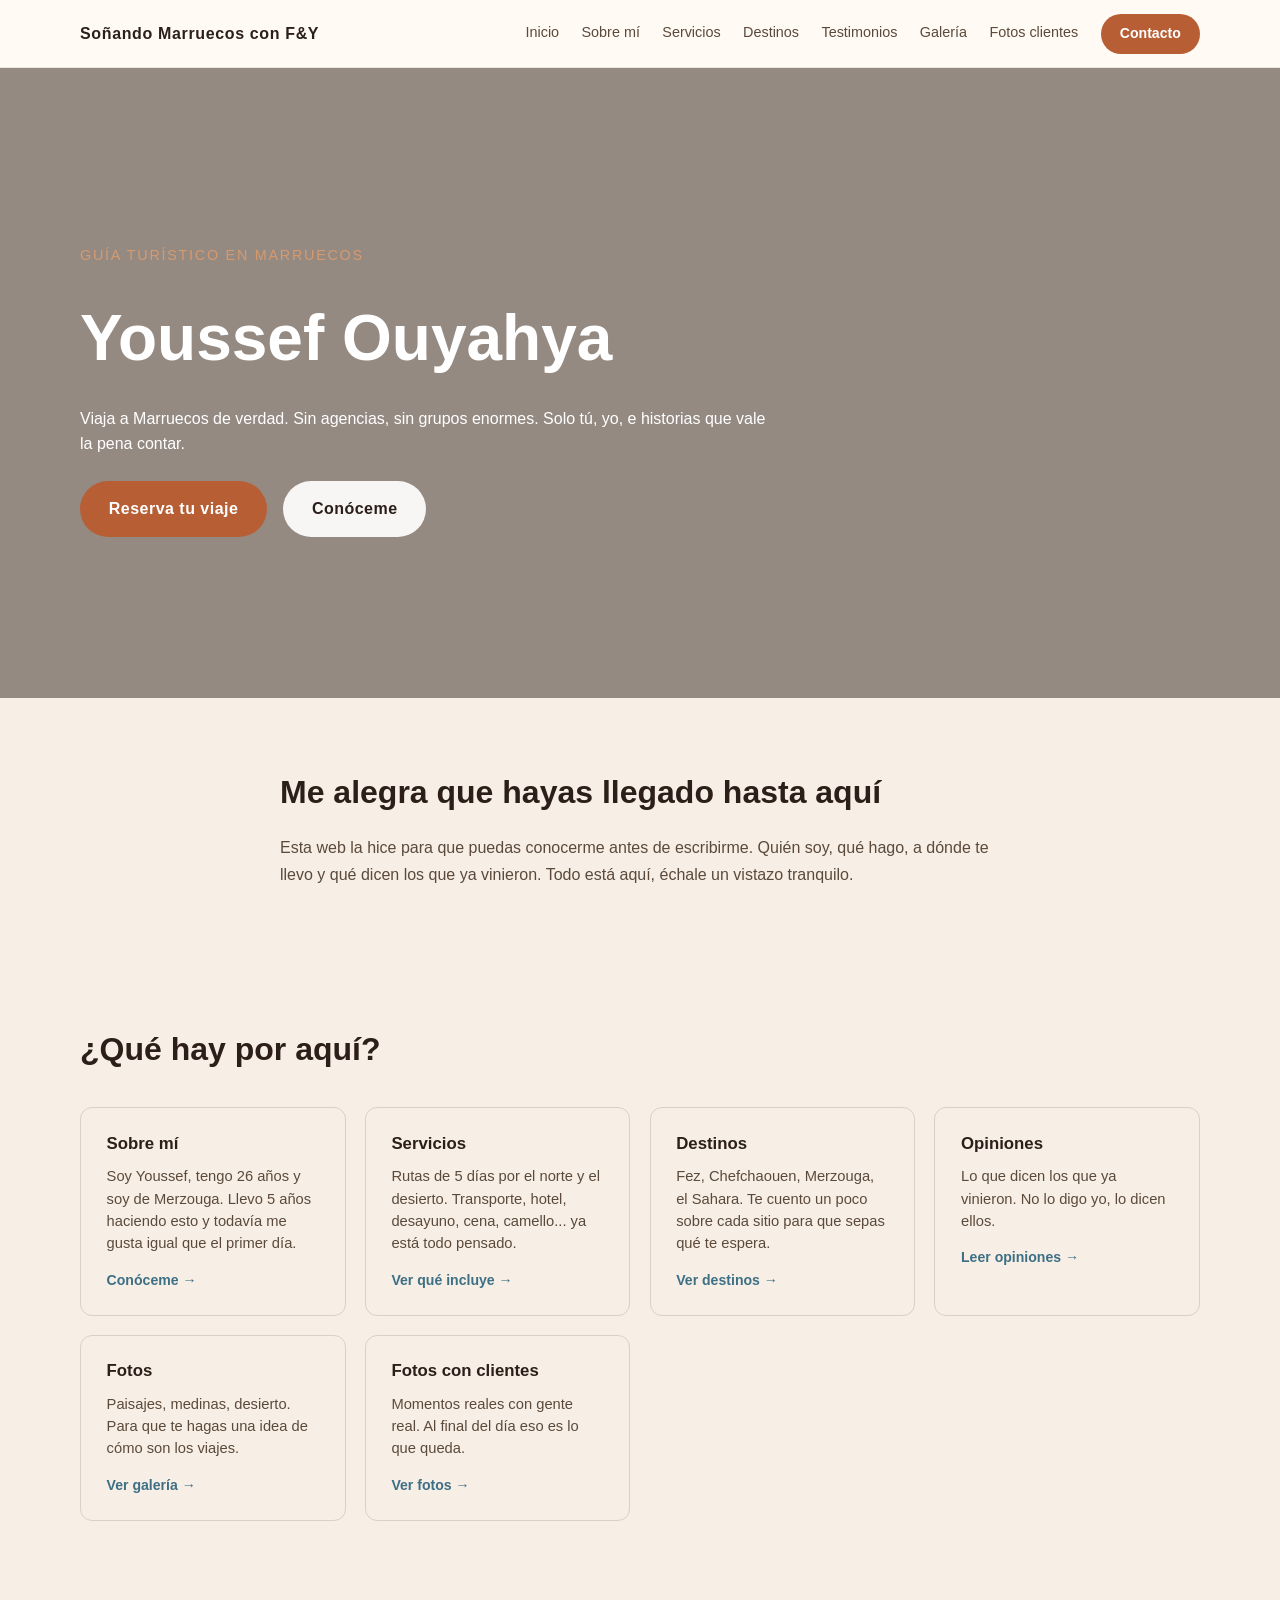
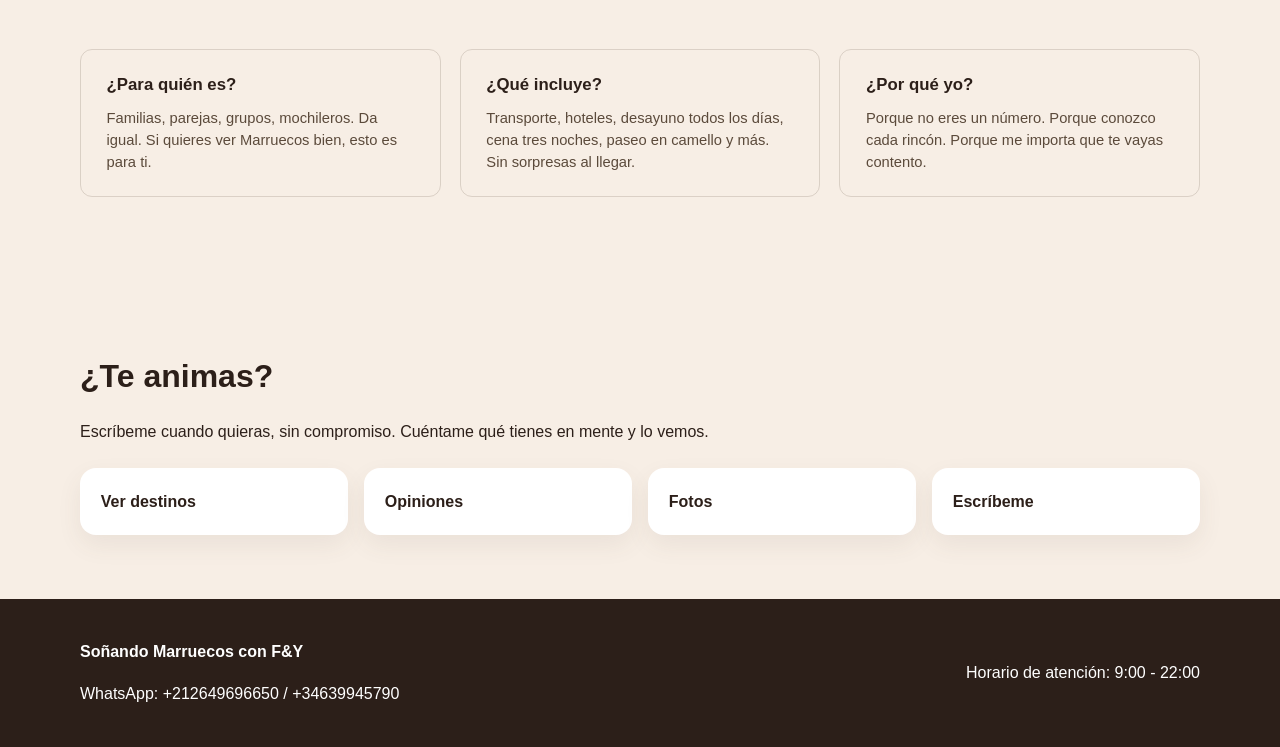
<file: index.html>
<!DOCTYPE html>
<html lang="es">
<head>
  <meta charset="UTF-8">
  <meta name="viewport" content="width=device-width, initial-scale=1.0">
  <title>Soñando Marruecos con F&Y</title>
  <link rel="stylesheet" href="styles.css">
  <script defer src="scripts.js"></script>
</head>
<body>

  <header class="site-header">
    <div class="container header-inner">
      <a href="index.html" class="logo">Soñando Marruecos con F&Y</a>
      <button class="nav-toggle" aria-label="Abrir menú">☰</button>
      <nav class="main-nav">
        <a href="index.html">Inicio</a>
        <a href="page/sobre-mi.html">Sobre mí</a>
        <a href="page/servicios.html">Servicios</a>
        <a href="page/destinos.html">Destinos</a>
        <a href="page/testimonios.html">Testimonios</a>
        <a href="page/galeria.html">Galería</a>
        <a href="page/fotos-clientes.html">Fotos clientes</a>
        <a href="page/contacto.html" class="nav-cta">Contacto</a>
      </nav>
    </div>
  </header>

  <main>

    <!-- HERO -->
    <section class="hero" style="background-image: url('https://images.unsplash.com/photo-1500534314209-a25ddb2bd429?auto=format&fit=crop&w=1600&q=80');">
      <div class="hero-overlay"></div>
      <div class="hero-content container">
        <p class="eyebrow">Guía turístico en Marruecos</p>
        <h1>Youssef Ouyahya</h1>
        <p class="hero-text">Viaja a Marruecos de verdad. Sin agencias, sin grupos enormes. Solo tú, yo, e historias que vale la pena contar.</p>
        <div class="hero-actions">
          <a class="btn btn-primary" href="page/contacto.html">Reserva tu viaje</a>
          <a class="btn btn-secondary" href="page/sobre-mi.html">Conóceme</a>
        </div>
      </div>
    </section>

    <!-- BIENVENIDA -->
    <section class="welcome container">
      <h2>Me alegra que hayas llegado hasta aquí</h2>
      <p>Esta web la hice para que puedas conocerme antes de escribirme. Quién soy, qué hago, a dónde te llevo y qué dicen los que ya vinieron. Todo está aquí, échale un vistazo tranquilo.</p>
    </section>

    <!-- QUÉ ENCONTRARÁS -->
    <section class="intro container">
      <h2>¿Qué hay por aquí?</h2>
      <div class="cards-grid">

        <article class="card">
          <h3>Sobre mí</h3>
          <p>Soy Youssef, tengo 26 años y soy de Merzouga. Llevo 5 años haciendo esto y todavía me gusta igual que el primer día.</p>
          <a href="page/sobre-mi.html" class="link-inline">Conóceme →</a>
        </article>

        <article class="card">
          <h3>Servicios</h3>
          <p>Rutas de 5 días por el norte y el desierto. Transporte, hotel, desayuno, cena, camello... ya está todo pensado.</p>
          <a href="page/servicios.html" class="link-inline">Ver qué incluye →</a>
        </article>

        <article class="card">
          <h3>Destinos</h3>
          <p>Fez, Chefchaouen, Merzouga, el Sahara. Te cuento un poco sobre cada sitio para que sepas qué te espera.</p>
          <a href="page/destinos.html" class="link-inline">Ver destinos →</a>
        </article>

        <article class="card">
          <h3>Opiniones</h3>
          <p>Lo que dicen los que ya vinieron. No lo digo yo, lo dicen ellos.</p>
          <a href="page/testimonios.html" class="link-inline">Leer opiniones →</a>
        </article>

        <article class="card">
          <h3>Fotos</h3>
          <p>Paisajes, medinas, desierto. Para que te hagas una idea de cómo son los viajes.</p>
          <a href="page/galeria.html" class="link-inline">Ver galería →</a>
        </article>

        <article class="card">
          <h3>Fotos con clientes</h3>
          <p>Momentos reales con gente real. Al final del día eso es lo que queda.</p>
          <a href="page/fotos-clientes.html" class="link-inline">Ver fotos →</a>
        </article>

      </div>
    </section>

    <!-- POR QUÉ ELEGIRME -->
    <section class="focus container">
      <div class="focus-item">
        <h3>¿Para quién es?</h3>
        <p>Familias, parejas, grupos, mochileros. Da igual. Si quieres ver Marruecos bien, esto es para ti.</p>
      </div>
      <div class="focus-item">
        <h3>¿Qué incluye?</h3>
        <p>Transporte, hoteles, desayuno todos los días, cena tres noches, paseo en camello y más. Sin sorpresas al llegar.</p>
      </div>
      <div class="focus-item">
        <h3>¿Por qué yo?</h3>
        <p>Porque no eres un número. Porque conozco cada rincón. Porque me importa que te vayas contento.</p>
      </div>
    </section>

    <!-- CTA FINAL -->
    <section class="highlight container">
      <h2>¿Te animas?</h2>
      <p>Escríbeme cuando quieras, sin compromiso. Cuéntame qué tienes en mente y lo vemos.</p>
      <div class="nav-links-grid">
        <a class="small-card" href="page/destinos.html">Ver destinos</a>
        <a class="small-card" href="page/testimonios.html">Opiniones</a>
        <a class="small-card" href="page/galeria.html">Fotos</a>
        <a class="small-card" href="page/contacto.html">Escríbeme</a>
      </div>
    </section>

  </main>

  <footer class="site-footer">
    <div class="container footer-inner">
      <div>
        <p><strong>Soñando Marruecos con F&Y</strong></p>
        <p>WhatsApp: <a href="https://wa.me/212649696650" target="_blank" rel="noreferrer">+212649696650</a> / <a href="https://wa.me/34639945790" target="_blank" rel="noreferrer">+34639945790</a></p>
      </div>
      <p>Horario de atención: 9:00 - 22:00</p>
    </div>
  </footer>

</body>
</html>
</file>
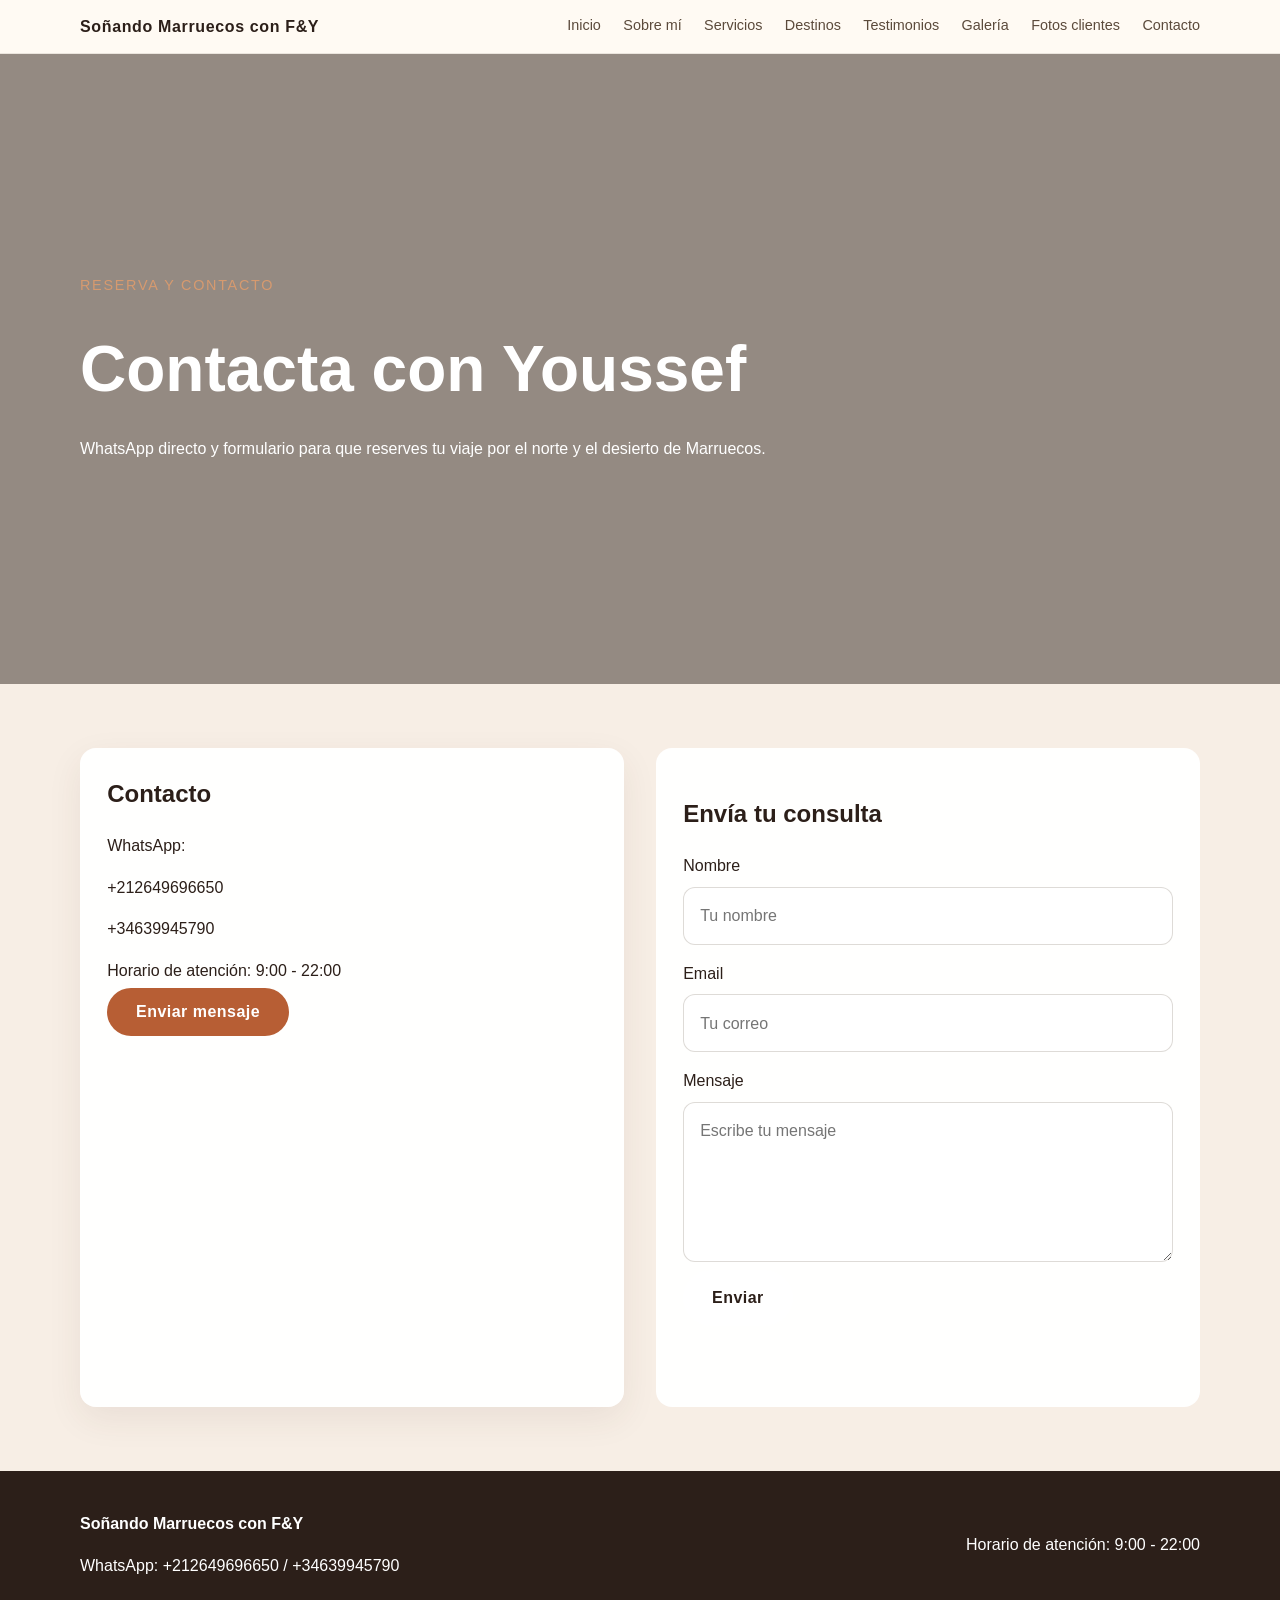
<file: PAGE/contacto.html>
<!DOCTYPE html>
<html lang="es">
<head>
  <meta charset="UTF-8">
  <meta name="viewport" content="width=device-width, initial-scale=1.0">
  <title>Contacto | Soñando Marruecos con F&Y</title>
  <link rel="stylesheet" href="../styles.css">
  <script defer src="../scripts.js"></script>
</head>
<body>
  <header class="site-header">
    <div class="container header-inner">
      <a href="../index.html" class="logo">Soñando Marruecos con F&Y</a>
      <button class="nav-toggle" aria-label="Abrir menú">☰</button>
      <nav class="main-nav">
        <a href="../index.html">Inicio</a>
        <a href="sobre-mi.html">Sobre mí</a>
        <a href="servicios.html">Servicios</a>
        <a href="destinos.html">Destinos</a>
        <a href="testimonios.html">Testimonios</a>
        <a href="galeria.html">Galería</a>
        <a href="fotos-clientes.html">Fotos clientes</a>
        <a href="contacto.html">Contacto</a>
      </nav>
    </div>
  </header>

  <main>
    <section class="page-hero" style="background-image: url('https://images.unsplash.com/photo-1500534623283-312aade485b7?auto=format&fit=crop&w=1600&q=80');">
      <div class="page-hero-overlay"></div>
      <div class="page-hero-text container">
        <p class="eyebrow">Reserva y contacto</p>
        <h1>Contacta con Youssef</h1>
        <p>WhatsApp directo y formulario para que reserves tu viaje por el norte y el desierto de Marruecos.</p>
      </div>
    </section>

    <section class="container contact-section">
      <div class="contact-grid">
        <div class="contact-card">
          <h2>Contacto</h2>
          <p>WhatsApp:</p>
          <p><a href="https://wa.me/212649696650" target="_blank" rel="noreferrer">+212649696650</a></p>
          <p><a href="https://wa.me/34639945790" target="_blank" rel="noreferrer">+34639945790</a></p>
          <p>Horario de atención: 9:00 - 22:00</p>
          <p><!-- EMAIL: añadir aquí --></p>
          <a href="https://wa.me/212649696650" target="_blank" rel="noreferrer" class="btn btn-primary">Enviar mensaje</a>
        </div>

        <form id="contact-form" class="contact-form">
          <h2>Envía tu consulta</h2>
          <label for="name">Nombre</label>
          <input type="text" id="name" name="name" placeholder="Tu nombre" required>

          <label for="email">Email</label>
          <input type="email" id="email" name="email" placeholder="Tu correo" required>

          <label for="message">Mensaje</label>
          <textarea id="message" name="message" rows="5" placeholder="Escribe tu mensaje" required></textarea>

          <button type="submit" class="btn btn-secondary">Enviar</button>
          <p class="form-message" aria-live="polite"></p>
        </form>
      </div>
    </section>
  </main>

  <footer class="site-footer">
    <div class="container footer-inner">
      <div>
        <p><strong>Soñando Marruecos con F&Y</strong></p>
        <p>WhatsApp: <a href="https://wa.me/212649696650" target="_blank" rel="noreferrer">+212649696650</a> / <a href="https://wa.me/34639945790" target="_blank" rel="noreferrer">+34639945790</a></p>
      </div>
      <p>Horario de atención: 9:00 - 22:00</p>
    </div>
  </footer>
</body>
</html>
</file>
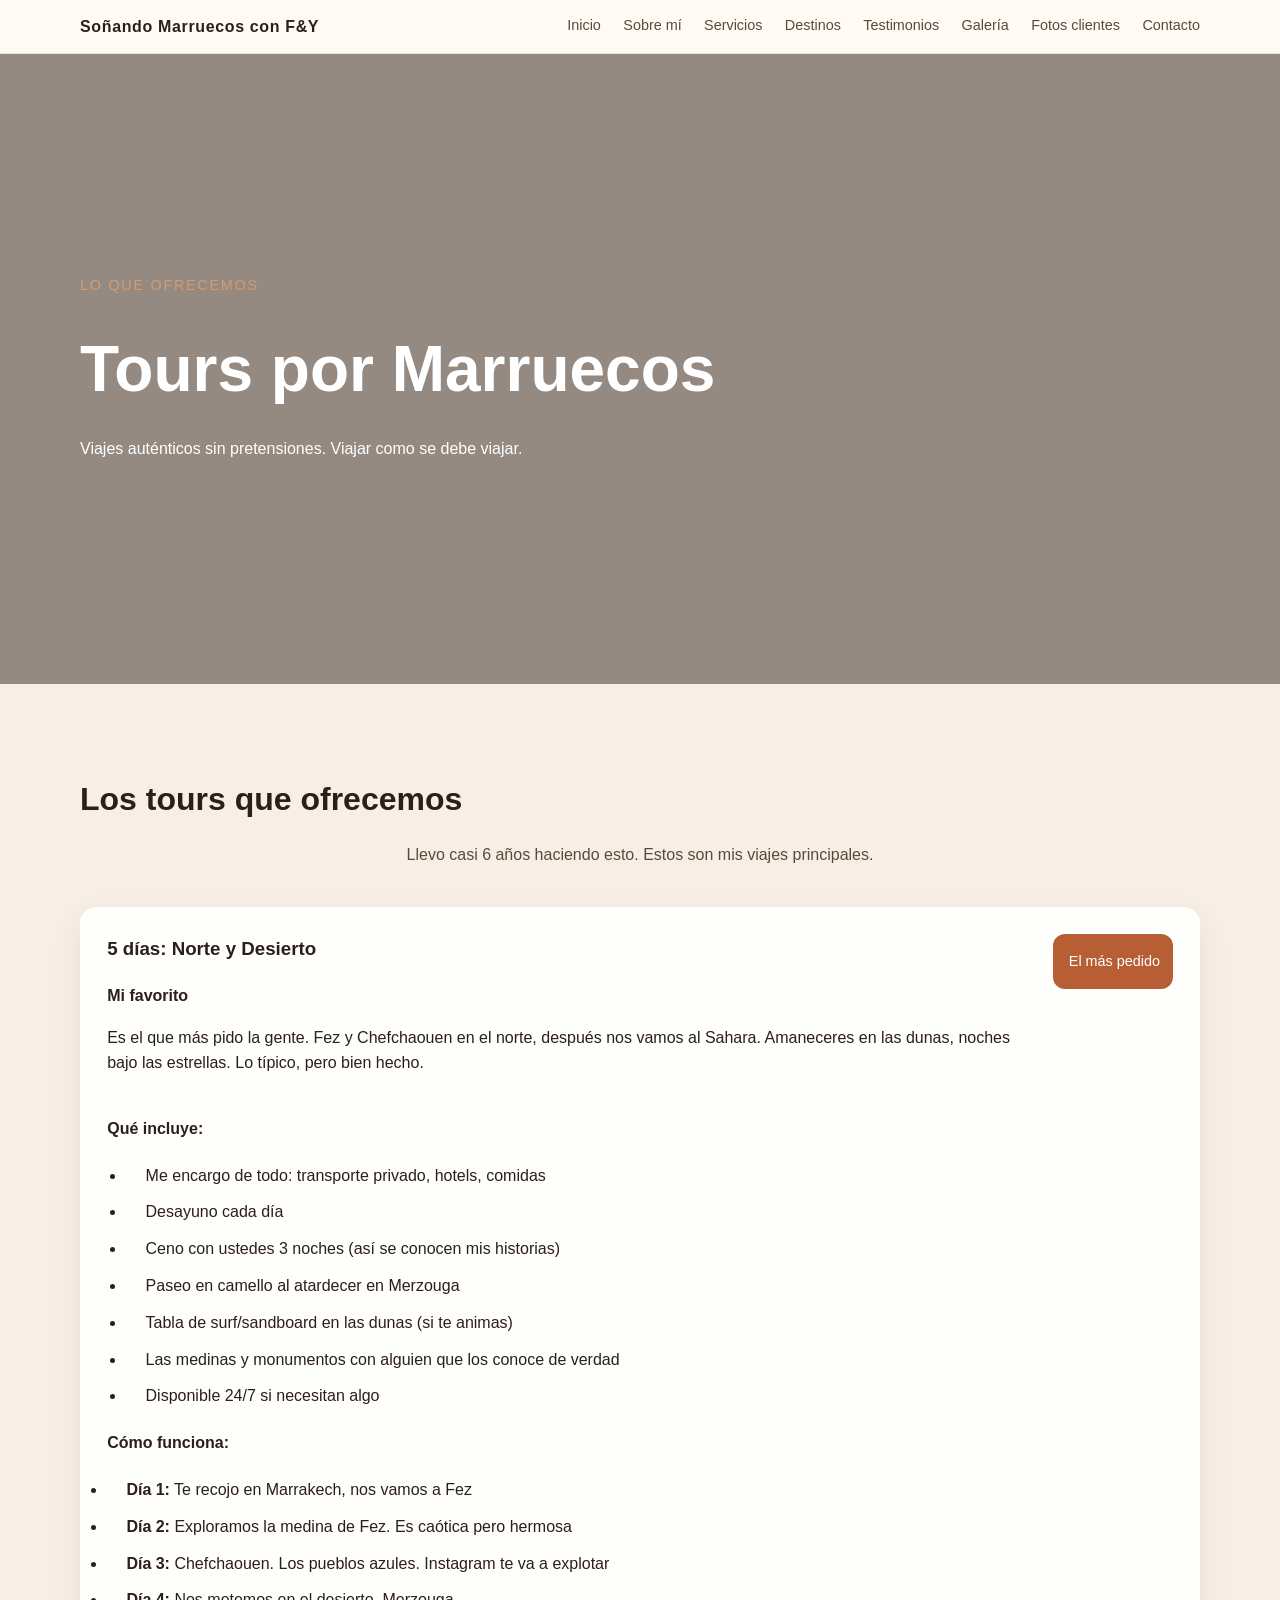
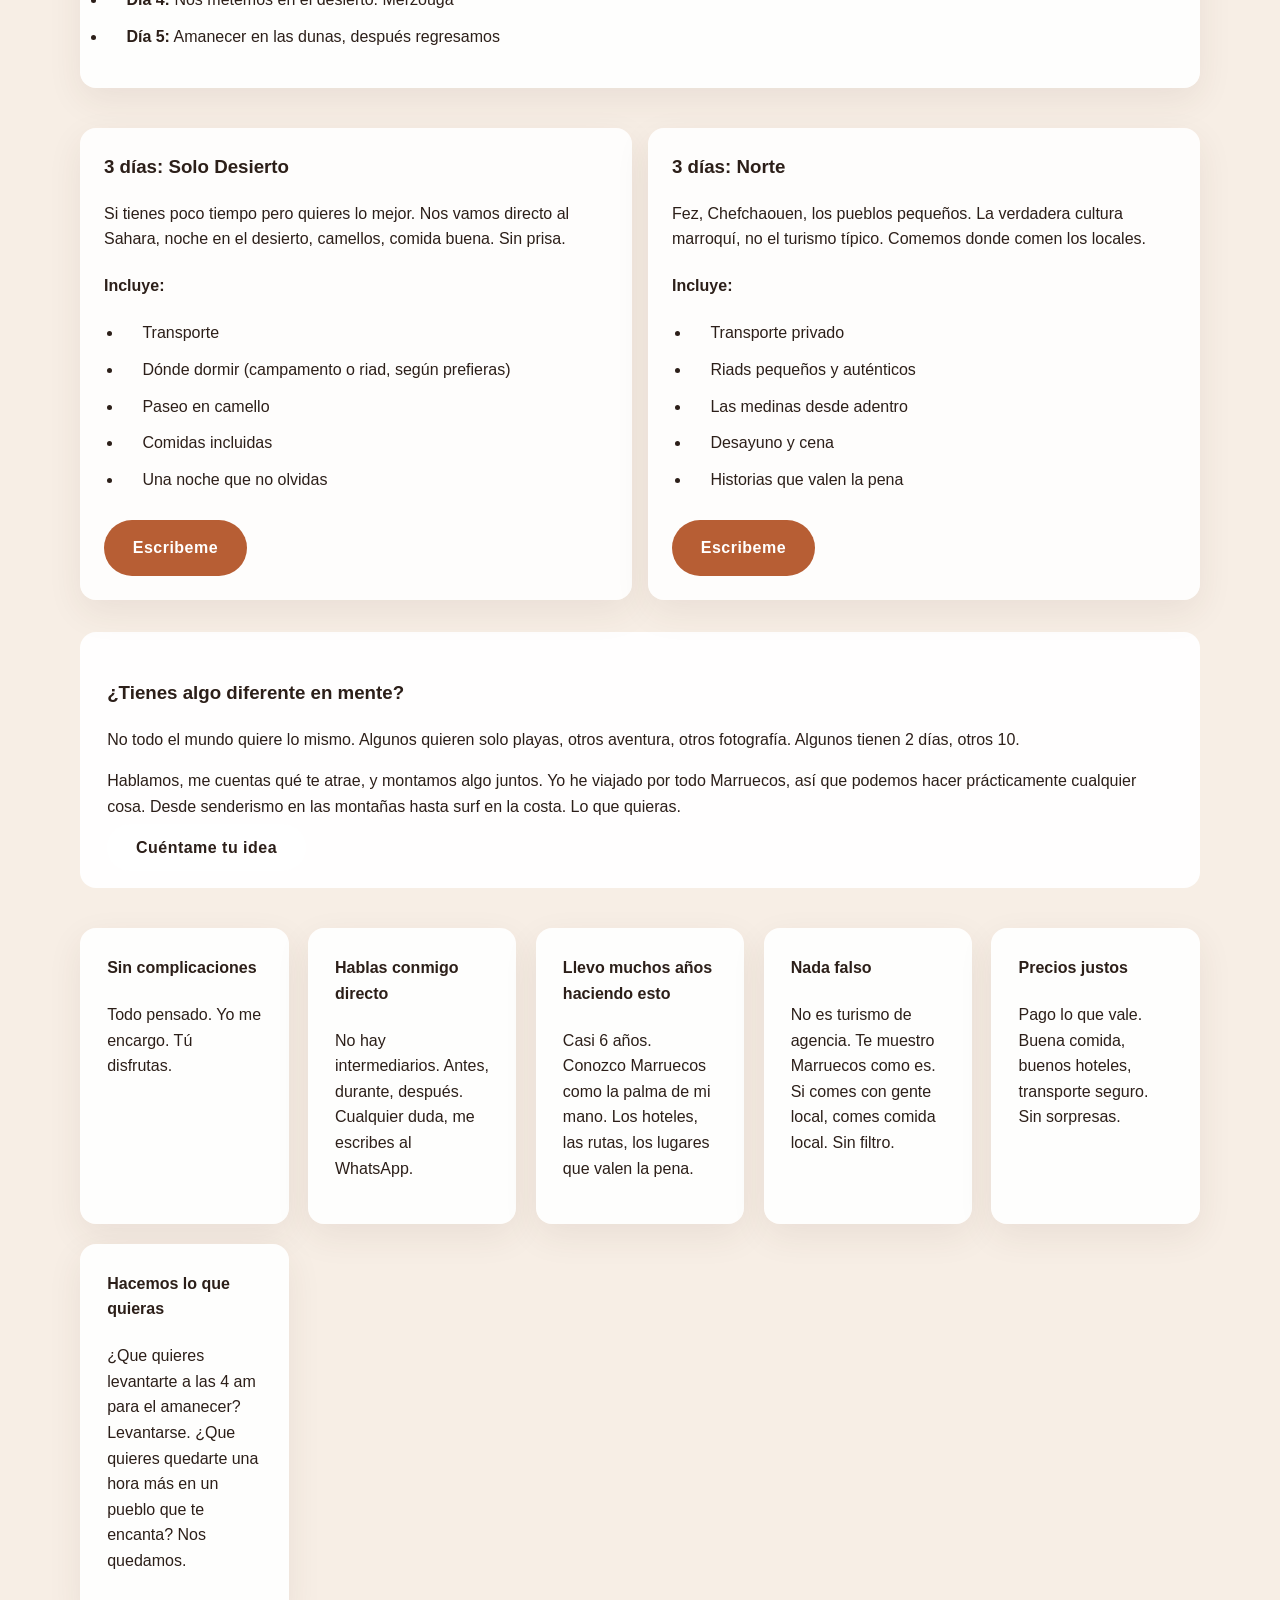
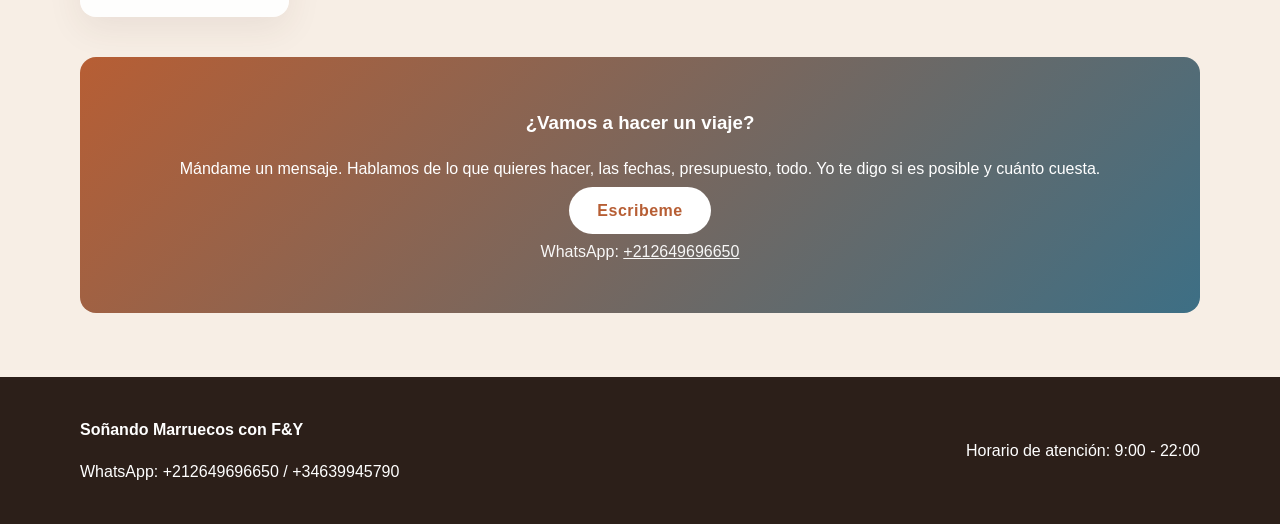
<file: PAGE/servicios.html>
<!DOCTYPE html>
<html lang="es">
<head>
  <meta charset="UTF-8">
  <meta name="viewport" content="width=device-width, initial-scale=1.0">
  <title>Servicios | Soñando Marruecos con F&Y</title>
  <link rel="stylesheet" href="../styles.css">
  <script defer src="../scripts.js"></script>
</head>
<body>
  <header class="site-header">
    <div class="container header-inner">
      <a href="../index.html" class="logo">Soñando Marruecos con F&Y</a>
      <button class="nav-toggle" aria-label="Abrir menú">☰</button>
      <nav class="main-nav">
        <a href="../index.html">Inicio</a>
        <a href="sobre-mi.html">Sobre mí</a>
        <a href="servicios.html">Servicios</a>
        <a href="destinos.html">Destinos</a>
        <a href="testimonios.html">Testimonios</a>
        <a href="galeria.html">Galería</a>
        <a href="fotos-clientes.html">Fotos clientes</a>
        <a href="contacto.html">Contacto</a>
      </nav>
    </div>
  </header>

  <main>
    <section class="page-hero" style="background-image: url('https://images.unsplash.com/photo-1542314831-068cd1dbfeeb?auto=format&fit=crop&w=1600&q=80');">
      <div class="page-hero-overlay"></div>
      <div class="page-hero-text container">
        <p class="eyebrow">Lo que ofrecemos</p>
        <h1>Tours por Marruecos</h1>
        <p>Viajes auténticos sin pretensiones. Viajar como se debe viajar.</p>
      </div>
    </section>

    <section class="container services-section">
      <h2>Los tours que ofrecemos</h2>
      <p style="text-align: center; color: var(--muted); margin-bottom: 2.5rem;">Llevo casi 6 años haciendo esto. Estos son mis viajes principales.</p>

      <!-- Tour Principal -->
      <div class="service-card">
        <div style="display: flex; justify-content: space-between; align-items: start; gap: 1rem;">
          <div>
            <h3>5 días: Norte y Desierto</h3>
            <p><strong>Mi favorito</strong></p>
            <p>Es el que más pido la gente. Fez y Chefchaouen en el norte, después nos vamos al Sahara. Amaneceres en las dunas, noches bajo las estrellas. Lo típico, pero bien hecho.</p>
          </div>
          <div style="background: var(--primary); color: white; padding: 1rem; border-radius: 12px; text-align: center; white-space: nowrap; min-width: 120px;">
            <p style="margin: 0; font-size: 0.9rem;">El más pedido</p>
          </div>
        </div>
        
        <h4 style="margin-top: 1.5rem;">Qué incluye:</h4>
        <ul>
          <li>Me encargo de todo: transporte privado, hotels, comidas</li>
          <li>Desayuno cada día</li>
          <li>Ceno con ustedes 3 noches (así se conocen mis historias)</li>
          <li>Paseo en camello al atardecer en Merzouga</li>
          <li>Tabla de surf/sandboard en las dunas (si te animas)</li>
          <li>Las medinas y monumentos con alguien que los conoce de verdad</li>
          <li>Disponible 24/7 si necesitan algo</li>
        </ul>
        
        <h4>Cómo funciona:</h4>
        <ul style="list-style: none; padding-left: 0;">
          <li><strong>Día 1:</strong> Te recojo en Marrakech, nos vamos a Fez</li>
          <li><strong>Día 2:</strong> Exploramos la medina de Fez. Es caótica pero hermosa</li>
          <li><strong>Día 3:</strong> Chefchaouen. Los pueblos azules. Instagram te va a explotar</li>
          <li><strong>Día 4:</strong> Nos metemos en el desierto. Merzouga</li>
          <li><strong>Día 5:</strong> Amanecer en las dunas, después regresamos</li>
        </ul>
      </div>

      <!-- Tours Adicionales -->
      <div class="extra-info" style="margin-top: 2.5rem;">
        <div class="service-card" style="padding: 1.5rem; background: rgba(255, 255, 255, 0.9);">
          <h3>3 días: Solo Desierto</h3>
          <p>Si tienes poco tiempo pero quieres lo mejor. Nos vamos directo al Sahara, noche en el desierto, camellos, comida buena. Sin prisa.</p>
          <h4>Incluye:</h4>
          <ul>
            <li>Transporte</li>
            <li>Dónde dormir (campamento o riad, según prefieras)</li>
            <li>Paseo en camello</li>
            <li>Comidas incluidas</li>
            <li>Una noche que no olvidas</li>
          </ul>
          <a href="contacto.html" class="btn btn-primary" style="margin-top: 1rem; display: inline-block;">Escribeme</a>
        </div>

        <div class="service-card" style="padding: 1.5rem; background: rgba(255, 255, 255, 0.9);">
          <h3>3 días: Norte</h3>
          <p>Fez, Chefchaouen, los pueblos pequeños. La verdadera cultura marroquí, no el turismo típico. Comemos donde comen los locales.</p>
          <h4>Incluye:</h4>
          <ul>
            <li>Transporte privado</li>
            <li>Riads pequeños y auténticos</li>
            <li>Las medinas desde adentro</li>
            <li>Desayuno y cena</li>
            <li>Historias que valen la pena</li>
          </ul>
          <a href="contacto.html" class="btn btn-primary" style="margin-top: 1rem; display: inline-block;">Escribeme</a>
        </div>
      </div>

      <!-- Tour Personalizado -->
      <section class="personalizado-box">
        <h3>¿Tienes algo diferente en mente?</h3>
        <p>No todo el mundo quiere lo mismo. Algunos quieren solo playas, otros aventura, otros fotografía. Algunos tienen 2 días, otros 10.</p>
        <p>Hablamos, me cuentas qué te atrae, y montamos algo juntos. Yo he viajado por todo Marruecos, así que podemos hacer prácticamente cualquier cosa. Desde senderismo en las montañas hasta surf en la costa. Lo que quieras.</p>
        <a href="contacto.html" class="btn btn-secondary">Cuéntame tu idea</a>
      </section>

      <!-- Características de servicio -->
      <div class="service-features" style="margin-top: 2.5rem;">
        <div class="feature-card">
          <h4>Sin complicaciones</h4>
          <p>Todo pensado. Yo me encargo. Tú disfrutas.</p>
        </div>
        <div class="feature-card">
          <h4>Hablas conmigo directo</h4>
          <p>No hay intermediarios. Antes, durante, después. Cualquier duda, me escribes al WhatsApp.</p>
        </div>
        <div class="feature-card">
          <h4>Llevo muchos años haciendo esto</h4>
          <p>Casi 6 años. Conozco Marruecos como la palma de mi mano. Los hoteles, las rutas, los lugares que valen la pena.</p>
        </div>
        <div class="feature-card">
          <h4>Nada falso</h4>
          <p>No es turismo de agencia. Te muestro Marruecos como es. Si comes con gente local, comes comida local. Sin filtro.</p>
        </div>
        <div class="feature-card">
          <h4>Precios justos</h4>
          <p>Pago lo que vale. Buena comida, buenos hoteles, transporte seguro. Sin sorpresas.</p>
        </div>
        <div class="feature-card">
          <h4>Hacemos lo que quieras</h4>
          <p>¿Que quieres levantarte a las 4 am para el amanecer? Levantarse. ¿Que quieres quedarte una hora más en un pueblo que te encanta? Nos quedamos.</p>
        </div>
      </div>

      <!-- CTA Final -->
      <div style="background: linear-gradient(135deg, var(--primary), var(--secondary)); color: white; padding: 2rem; border-radius: var(--radius); text-align: center; margin-top: 2.5rem;">
        <h3>¿Vamos a hacer un viaje?</h3>
        <p>Mándame un mensaje. Hablamos de lo que quieres hacer, las fechas, presupuesto, todo. Yo te digo si es posible y cuánto cuesta.</p>
        <a href="contacto.html" class="btn btn-primary" style="background: white; color: var(--primary); margin-top: 1rem;">Escribeme</a>
        <p style="margin-top: 1rem; opacity: 0.95;">WhatsApp: <a href="https://wa.me/212649696650" style="color: white; text-decoration: underline;">+212649696650</a></p>
      </div>
    </section>
  </main>

  <footer class="site-footer">
    <div class="container footer-inner">
      <div>
        <p><strong>Soñando Marruecos con F&Y</strong></p>
        <p>WhatsApp: <a href="https://wa.me/212649696650" target="_blank" rel="noreferrer">+212649696650</a> / <a href="https://wa.me/34639945790" target="_blank" rel="noreferrer">+34639945790</a></p>
      </div>
      <p>Horario de atención: 9:00 - 22:00</p>
    </div>
  </footer>
</body>
</html>
</file>
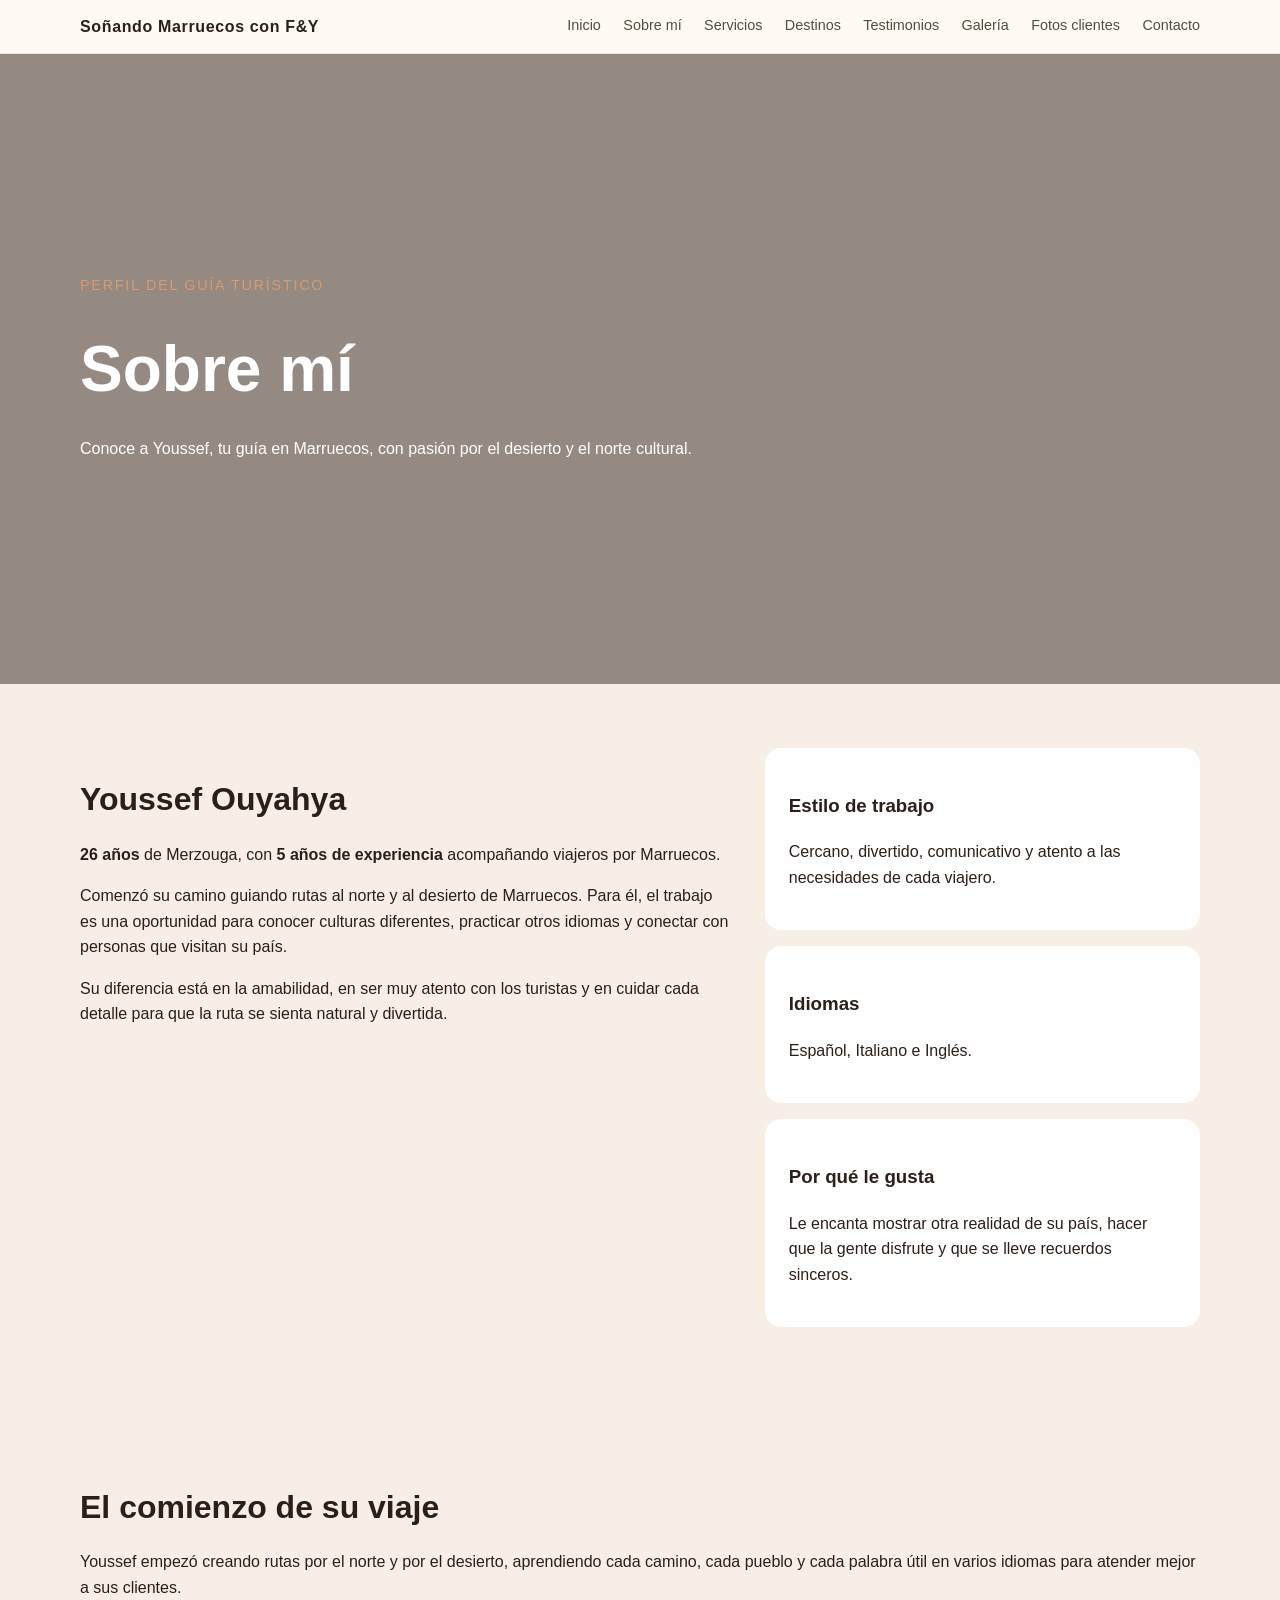
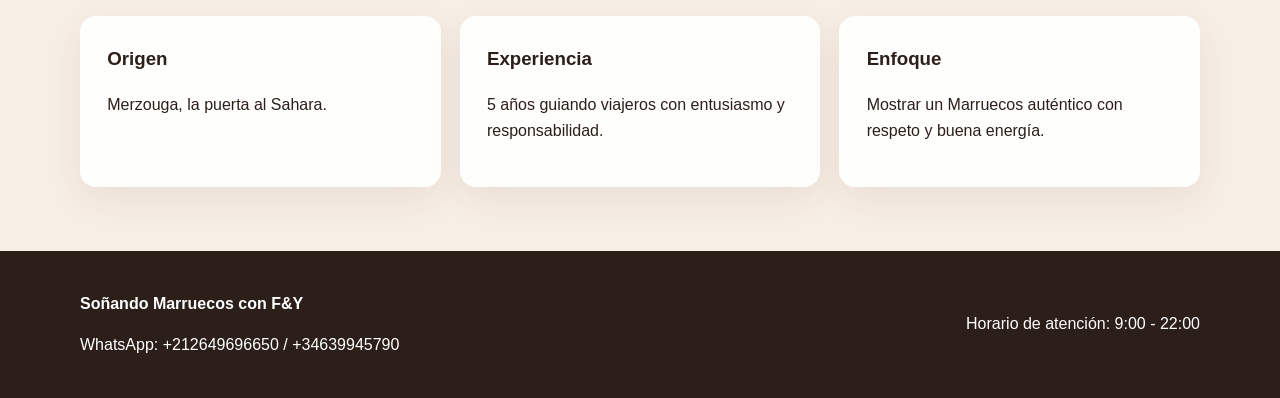
<file: PAGE/sobre-mi.html>
<!DOCTYPE html>
<html lang="es">
<head>
  <meta charset="UTF-8">
  <meta name="viewport" content="width=device-width, initial-scale=1.0">
  <title>Sobre mí | Youssef Ouyahya</title>
  <link rel="stylesheet" href="../styles.css">
  <script defer src="../scripts.js"></script>
</head>
<body>
  <header class="site-header">
    <div class="container header-inner">
      <a href="../index.html" class="logo">Soñando Marruecos con F&Y</a>
      <button class="nav-toggle" aria-label="Abrir menú">☰</button>
      <nav class="main-nav">
        <a href="../index.html">Inicio</a>
        <a href="sobre-mi.html">Sobre mí</a>
        <a href="servicios.html">Servicios</a>
        <a href="destinos.html">Destinos</a>
        <a href="testimonios.html">Testimonios</a>
        <a href="galeria.html">Galería</a>
        <a href="fotos-clientes.html">Fotos clientes</a>
        <a href="contacto.html">Contacto</a>
      </nav>
    </div>
  </header>

  <main>
    <section class="page-hero" style="background-image: url('https://images.unsplash.com/photo-1485731769932-42ae2775c9f2?auto=format&fit=crop&w=1600&q=80');">
      <div class="page-hero-overlay"></div>
      <div class="page-hero-text container">
        <p class="eyebrow">Perfil del guía turístico</p>
        <h1>Sobre mí</h1>
        <p>Conoce a Youssef, tu guía en Marruecos, con pasión por el desierto y el norte cultural.</p>
      </div>
    </section>

    <section class="container about-section">
      <div class="about-text">
        <h2>Youssef Ouyahya</h2>
        <p><strong>26 años</strong> de Merzouga, con <strong>5 años de experiencia</strong> acompañando viajeros por Marruecos.</p>
        <p>Comenzó su camino guiando rutas al norte y al desierto de Marruecos. Para él, el trabajo es una oportunidad para conocer culturas diferentes, practicar otros idiomas y conectar con personas que visitan su país.</p>
        <p>Su diferencia está en la amabilidad, en ser muy atento con los turistas y en cuidar cada detalle para que la ruta se sienta natural y divertida.</p>
      </div>
      <div class="about-list">
        <div class="info-box">
          <h3>Estilo de trabajo</h3>
          <p>Cercano, divertido, comunicativo y atento a las necesidades de cada viajero.</p>
        </div>
        <div class="info-box">
          <h3>Idiomas</h3>
          <p>Español, Italiano e Inglés.</p>
        </div>
        <div class="info-box">
          <h3>Por qué le gusta</h3>
          <p>Le encanta mostrar otra realidad de su país, hacer que la gente disfrute y que se lleve recuerdos sinceros.</p>
        </div>
      </div>
    </section>

    <section class="container story-section">
      <h2>El comienzo de su viaje</h2>
      <p>Youssef empezó creando rutas por el norte y por el desierto, aprendiendo cada camino, cada pueblo y cada palabra útil en varios idiomas para atender mejor a sus clientes.</p>
      <div class="story-cards">
        <article class="story-card">
          <h3>Origen</h3>
          <p>Merzouga, la puerta al Sahara.</p>
        </article>
        <article class="story-card">
          <h3>Experiencia</h3>
          <p>5 años guiando viajeros con entusiasmo y responsabilidad.</p>
        </article>
        <article class="story-card">
          <h3>Enfoque</h3>
          <p>Mostrar un Marruecos auténtico con respeto y buena energía.</p>
        </article>
      </div>
    </section>
  </main>

  <footer class="site-footer">
    <div class="container footer-inner">
      <div>
        <p><strong>Soñando Marruecos con F&Y</strong></p>
        <p>WhatsApp: <a href="https://wa.me/212649696650" target="_blank" rel="noreferrer">+212649696650</a> / <a href="https://wa.me/34639945790" target="_blank" rel="noreferrer">+34639945790</a></p>
      </div>
      <p>Horario de atención: 9:00 - 22:00</p>
    </div>
  </footer>
</body>
</html>
</file>
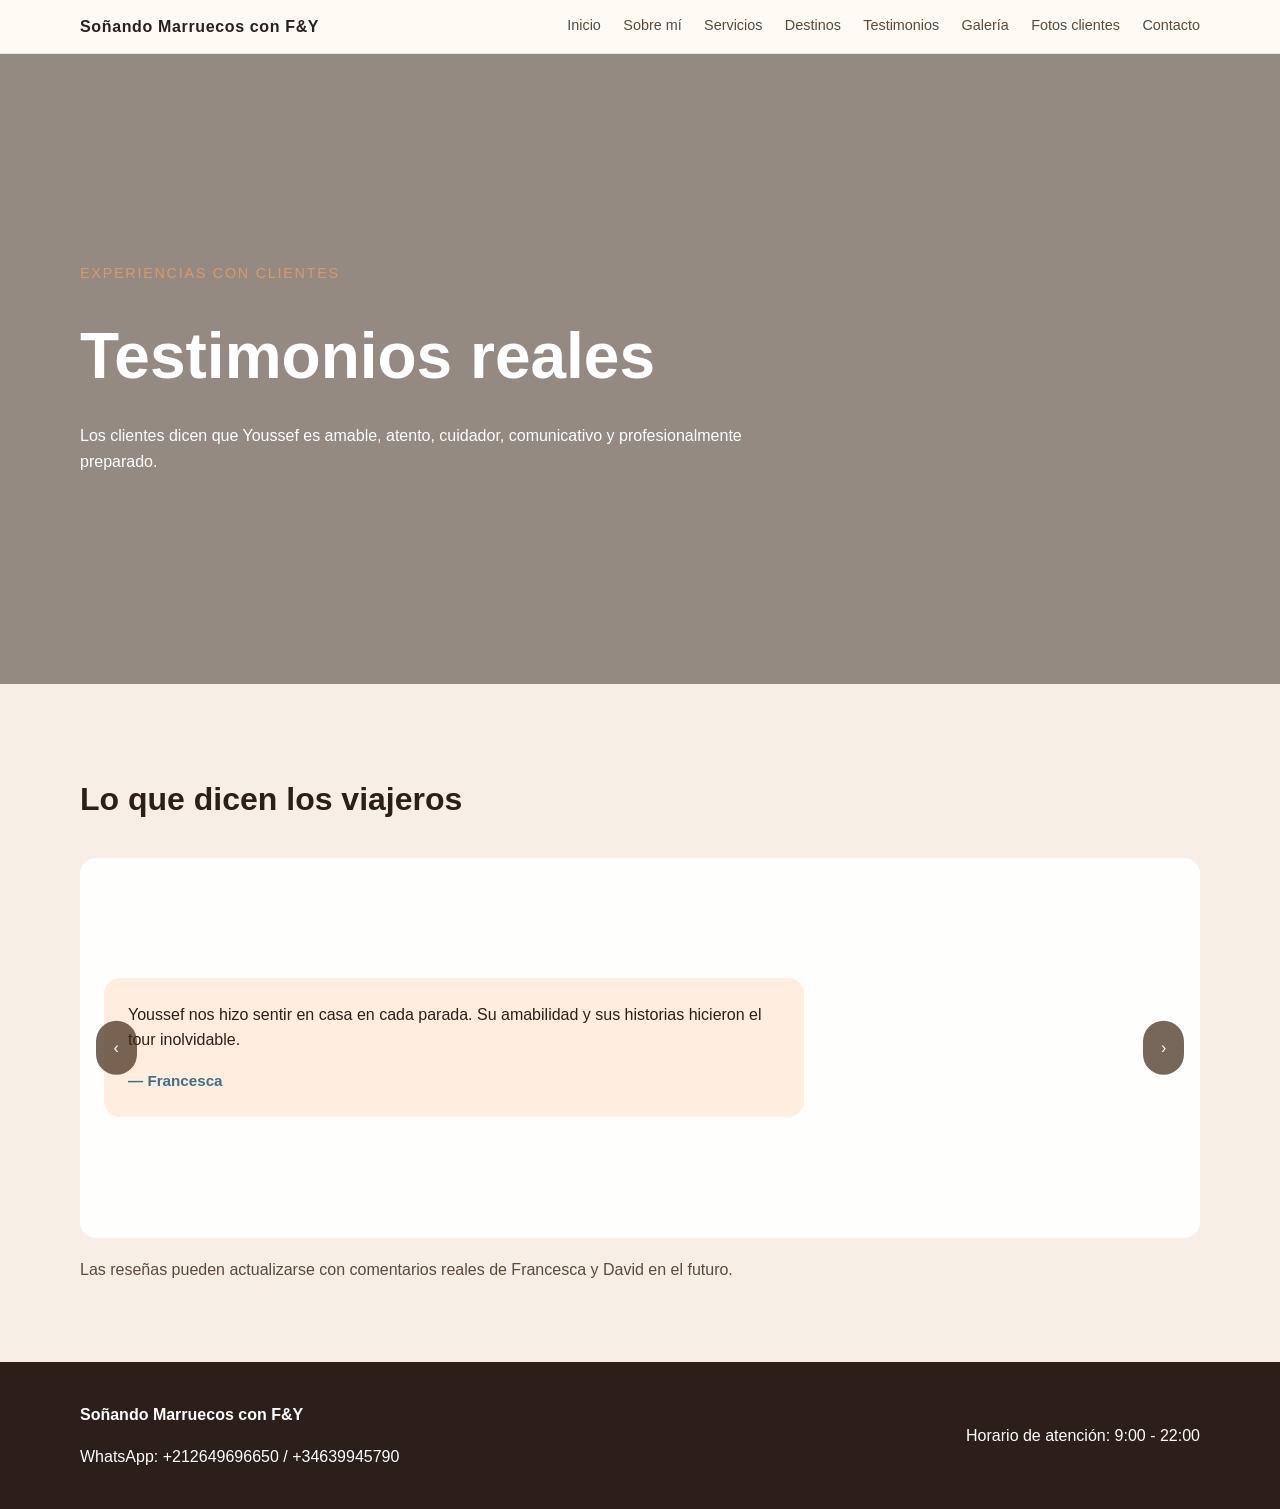
<file: PAGE/testimonios.html>
<!DOCTYPE html>
<html lang="es">
<head>
  <meta charset="UTF-8">
  <meta name="viewport" content="width=device-width, initial-scale=1.0">
  <title>Testimonios | Soñando Marruecos con F&Y</title>
  <link rel="stylesheet" href="../styles.css">
  <script defer src="../scripts.js"></script>
</head>
<body>
  <header class="site-header">
    <div class="container header-inner">
      <a href="../index.html" class="logo">Soñando Marruecos con F&Y</a>
      <button class="nav-toggle" aria-label="Abrir menú">☰</button>
      <nav class="main-nav">
        <a href="../index.html">Inicio</a>
        <a href="sobre-mi.html">Sobre mí</a>
        <a href="servicios.html">Servicios</a>
        <a href="destinos.html">Destinos</a>
        <a href="testimonios.html">Testimonios</a>
        <a href="galeria.html">Galería</a>
        <a href="fotos-clientes.html">Fotos clientes</a>
        <a href="contacto.html">Contacto</a>
      </nav>
    </div>
  </header>

  <main>
    <section class="page-hero" style="background-image: url('https://images.unsplash.com/photo-1542831371-29b0f74f9713?auto=format&fit=crop&w=1600&q=80');">
      <div class="page-hero-overlay"></div>
      <div class="page-hero-text container">
        <p class="eyebrow">Experiencias con clientes</p>
        <h1>Testimonios reales</h1>
        <p>Los clientes dicen que Youssef es amable, atento, cuidador, comunicativo y profesionalmente preparado.</p>
      </div>
    </section>

    <section class="container testimonials-section">
      <h2>Lo que dicen los viajeros</h2>
      <div class="slider" data-slider="testimonios">
        <button class="slider-btn prev-btn" type="button">‹</button>
        <div class="slider-track">
          <article class="slide active">
            <blockquote>
              <p>Youssef nos hizo sentir en casa en cada parada. Su amabilidad y sus historias hicieron el tour inolvidable.</p>
              <footer>— Francesca</footer>
            </blockquote>
            <!-- RESEÑA DE FRANCESCA: pegar aquí -->
          </article>
          <article class="slide">
            <blockquote>
              <p>Siempre atento, comunicativo y cuidadoso. Nos encantó su forma de organizar la ruta por el desierto.</p>
              <footer>— David</footer>
            </blockquote>
            <!-- RESEÑA DE DAVID: pegar aquí -->
          </article>
          <article class="slide">
            <blockquote>
              <p>Un guía profesional que disfruta de su trabajo y lo transmite a cada viajero.</p>
              <footer>— Grupo de viaje</footer>
            </blockquote>
          </article>
        </div>
        <button class="slider-btn next-btn" type="button">›</button>
      </div>
      <p class="testimonial-note">Las reseñas pueden actualizarse con comentarios reales de Francesca y David en el futuro.</p>
    </section>
  </main>

  <footer class="site-footer">
    <div class="container footer-inner">
      <div>
        <p><strong>Soñando Marruecos con F&Y</strong></p>
        <p>WhatsApp: <a href="https://wa.me/212649696650" target="_blank" rel="noreferrer">+212649696650</a> / <a href="https://wa.me/34639945790" target="_blank" rel="noreferrer">+34639945790</a></p>
      </div>
      <p>Horario de atención: 9:00 - 22:00</p>
    </div>
  </footer>
</body>
</html>
</file>
<file: styles.css>
:root {
  --bg: #f7eee5;
  --bg-dark: #2c1f19;
  --text: #2c1f19;
  --muted: #5b4a3b;
  --primary: #b75e34;
  --secondary: #3d6f85;
  --accent: #d69a6f;
  --white: #fff;
  --radius: 16px;
}

* {
  box-sizing: border-box;
}

body {
  margin: 0;
  font-family: 'Segoe UI', Tahoma, Geneva, Verdana, sans-serif;
  background: var(--bg);
  color: var(--text);
  line-height: 1.6;
}

a {
  color: inherit;
  text-decoration: none;
}

img {
  max-width: 100%;
  display: block;
}

button {
  cursor: pointer;
  font: inherit;
}

.container {
  width: min(1120px, calc(100% - 2rem));
  margin: 0 auto;
}

/* ========== HEADER ========== */

.site-header {
  background: rgba(255, 250, 243, 0.97);
  position: sticky;
  top: 0;
  z-index: 20;
  border-bottom: 1px solid rgba(92, 74, 59, 0.12);
}

.header-inner {
  display: flex;
  align-items: center;
  justify-content: space-between;
  padding: 0.85rem 0;
  gap: 1.5rem;
}

.logo {
  font-weight: 700;
  font-size: 1rem;
  letter-spacing: 0.04em;
  color: var(--bg-dark);
  white-space: nowrap;
  flex-shrink: 0;
}

.main-nav {
  display: flex;
  align-items: center;
  gap: 1.4rem;
  flex: 1;
  justify-content: flex-end;
  flex-wrap: wrap;
}

.main-nav a {
  color: var(--muted);
  font-size: 0.9rem;
  position: relative;
  padding-bottom: 2px;
  transition: color 0.2s ease;
  white-space: nowrap;
}

.main-nav a::after {
  content: '';
  position: absolute;
  bottom: 0;
  left: 0;
  width: 0;
  height: 2px;
  background: var(--primary);
  transition: width 0.25s ease;
}

.main-nav a:hover {
  color: var(--primary);
}

.main-nav a:hover::after {
  width: 100%;
}

/* Botón contacto destacado */
.main-nav a.nav-cta {
  background: var(--primary);
  color: var(--white);
  padding: 0.55rem 1.2rem;
  border-radius: 999px;
  font-weight: 600;
  font-size: 0.88rem;
  transition: background 0.2s ease, transform 0.2s ease, box-shadow 0.2s ease;
}

.main-nav a.nav-cta::after {
  display: none;
}

.main-nav a.nav-cta:hover {
  background: #9e4e27;
  color: var(--white);
  transform: translateY(-2px);
  box-shadow: 0 6px 16px rgba(183, 94, 52, 0.35);
}

.nav-toggle {
  display: none;
  background: transparent;
  border: none;
  font-size: 1.5rem;
  color: var(--bg-dark);
  flex-shrink: 0;
}

/* ========== HERO ========== */

.hero,
.page-hero {
  position: relative;
  min-height: 70vh;
  background-size: cover;
  background-position: center;
  display: flex;
  align-items: center;
}

.hero-overlay,
.page-hero-overlay {
  position: absolute;
  inset: 0;
  background: rgba(28, 17, 10, 0.45);
}

.hero-content,
.page-hero-text {
  position: relative;
  color: var(--white);
  padding: 3rem 0;
}

.hero h1,
.page-hero-text h1 {
  margin: 0.5rem 0 1rem;
  font-size: clamp(2.5rem, 5vw, 4rem);
}

.eyebrow {
  display: inline-block;
  font-size: 0.9rem;
  letter-spacing: 0.12em;
  text-transform: uppercase;
  margin-bottom: 0.75rem;
  color: var(--accent);
}

.hero-text,
.page-hero-text p {
  max-width: 700px;
}

.hero-actions {
  display: flex;
  flex-wrap: wrap;
  gap: 1rem;
  margin-top: 1.5rem;
}

/* ========== BOTONES ========== */

.btn {
  padding: 0.95rem 1.8rem;
  border: none;
  border-radius: 999px;
  font-weight: 600;
  letter-spacing: 0.03em;
  transition: transform 0.2s ease, box-shadow 0.2s ease, background 0.2s ease, color 0.2s ease;
}

.btn-primary {
  background: var(--primary);
  color: var(--white);
}

.btn-primary:hover {
  background: #9e4e27;
  transform: translateY(-3px);
  box-shadow: 0 8px 20px rgba(183, 94, 52, 0.4);
}

.btn-secondary {
  background: rgba(255, 255, 255, 0.92);
  color: var(--bg-dark);
}

.btn-secondary:hover {
  background: var(--white);
  transform: translateY(-3px);
  box-shadow: 0 8px 20px rgba(0, 0, 0, 0.15);
}

/* ========== SECCIONES ========== */

.intro,
.focus,
.highlight,
.welcome,
.about-section,
.story-section,
.services-section,
.destinations-section,
.testimonials-section,
.gallery-section,
.clients-gallery,
.contact-section {
  padding: 4rem 0;
}

.intro h2,
.highlight h2,
.about-section h2,
.story-section h2,
.services-section h2,
.destinations-section h2,
.testimonials-section h2 {
  margin-bottom: 1rem;
  font-size: 2rem;
}

/* ========== BIENVENIDA ========== */

.welcome {
  padding: 4rem 0 2rem;
  max-width: 720px;
}

.eyebrow-dark {
  display: inline-block;
  font-size: 0.85rem;
  letter-spacing: 0.12em;
  text-transform: uppercase;
  color: var(--primary);
  margin-bottom: 0.5rem;
}

.welcome h2 {
  font-size: 2rem;
  margin: 0.3rem 0 1rem;
  color: var(--bg-dark);
}

.welcome p {
  color: var(--muted);
  font-size: 1rem;
  line-height: 1.7;
  margin-bottom: 0.8rem;
}

/* ========== GRIDS ========== */

.cards-grid,
.story-cards,
.service-features,
.gallery-grid,
.contact-grid {
  display: grid;
  gap: 1.2rem;
}

.cards-grid {
  grid-template-columns: repeat(auto-fit, minmax(220px, 1fr));
  margin-top: 2rem;
}

.service-features {
  grid-template-columns: repeat(auto-fit, minmax(200px, 1fr));
}

/* ========== CARDS INDEX - minimalistas ========== */

.card {
  padding: 1.4rem 1.6rem;
  background: transparent;
  border: 1.5px solid rgba(92, 74, 59, 0.18);
  border-radius: 12px;
  box-shadow: none;
  transition: border-color 0.25s ease, transform 0.25s ease;
}

.card:hover {
  border-color: var(--primary);
  transform: translateY(-4px);
}

.card h3 {
  margin-top: 0;
  margin-bottom: 0.5rem;
  font-size: 1.05rem;
  color: var(--bg-dark);
}

.card p {
  margin: 0 0 0.8rem;
  font-size: 0.92rem;
  color: var(--muted);
  line-height: 1.5;
}

/* ========== OTRAS CARDS (resto de páginas) ========== */

.story-card,
.feature-card,
.contact-card,
.service-card {
  padding: 1.7rem;
  background: rgba(255, 255, 255, 0.94);
  border-radius: var(--radius);
  box-shadow: 0 12px 35px rgba(74, 54, 41, 0.08);
  transition: transform 0.25s ease, box-shadow 0.25s ease;
}

.story-card:hover,
.feature-card:hover,
.service-card:hover {
  transform: translateY(-6px);
  box-shadow: 0 22px 45px rgba(74, 54, 41, 0.16);
}

.story-card h3,
.feature-card h4,
.contact-card h2,
.service-card h3 {
  margin-top: 0;
  color: var(--bg-dark);
}

.link-inline {
  display: inline-flex;
  margin-top: 0;
  font-size: 0.88rem;
  color: var(--secondary);
  font-weight: 600;
  transition: color 0.2s ease;
}

.link-inline:hover {
  color: var(--primary);
}

/* ========== SECCIÓN FOCUS ========== */

.focus {
  background: transparent;
}

.focus.container {
  display: grid;
  grid-template-columns: repeat(auto-fit, minmax(220px, 1fr));
  gap: 1.2rem;
  align-items: start;
}

.focus-item {
  background: transparent;
  border: 1.5px solid rgba(92, 74, 59, 0.18);
  border-radius: 12px;
  padding: 1.4rem 1.6rem;
  box-shadow: none;
  transition: border-color 0.25s ease, transform 0.25s ease;
}

.focus-item:hover {
  border-color: var(--primary);
  transform: translateY(-4px);
}

.focus-item h3 {
  margin-top: 0;
  margin-bottom: 0.5rem;
  font-size: 1.05rem;
  color: var(--bg-dark);
}

.focus-item p {
  margin: 0;
  font-size: 0.92rem;
  color: var(--muted);
  line-height: 1.5;
}

/* ========== SMALL CARDS ========== */

.nav-links-grid {
  display: grid;
  grid-template-columns: repeat(auto-fit, minmax(170px, 1fr));
  gap: 1rem;
  margin-top: 1.5rem;
}

.small-card {
  display: block;
  background: var(--white);
  padding: 1.3rem;
  border-radius: var(--radius);
  box-shadow: 0 10px 25px rgba(92, 74, 59, 0.08);
  color: var(--bg-dark);
  font-weight: 600;
  transition: transform 0.25s ease, box-shadow 0.25s ease, background 0.2s ease, color 0.2s ease;
}

.small-card:hover {
  transform: translateY(-5px);
  box-shadow: 0 18px 38px rgba(92, 74, 59, 0.15);
  background: var(--primary);
  color: var(--white);
}

/* ========== ABOUT ========== */

.about-section {
  display: grid;
  grid-template-columns: 1.5fr 1fr;
  gap: 2rem;
  align-items: start;
}

.about-list {
  display: grid;
  gap: 1rem;
}

.info-box {
  background: rgba(255, 255, 255, 0.95);
  padding: 1.5rem;
  border-radius: var(--radius);
}

.story-cards {
  grid-template-columns: repeat(auto-fit, minmax(200px, 1fr));
}

/* ========== SERVICIOS ========== */

.service-card ul,
.service-card ul li {
  margin: 0.7rem 0;
  padding-left: 1.2rem;
  list-style: disc;
}

.extra-info {
  display: grid;
  grid-template-columns: repeat(auto-fit, minmax(250px, 1fr));
  gap: 1rem;
  margin-top: 2rem;
}

.personalizado-box {
  margin-top: 2rem;
  padding: 1.7rem;
  background: rgba(255, 255, 255, 0.96);
  border-radius: var(--radius);
}

/* ========== SLIDER ========== */

.slider {
  position: relative;
  overflow: hidden;
  margin-top: 2rem;
}

.slider-track {
  display: grid;
  grid-auto-flow: column;
  grid-auto-columns: 100%;
  transition: transform 0.35s ease;
}

.slide {
  min-height: 380px;
  padding: 1.5rem;
  display: grid;
  align-items: center;
  gap: 1rem;
  background: rgba(255, 255, 255, 0.94);
  border-radius: var(--radius);
}

.slide img {
  width: 100%;
  border-radius: var(--radius);
  height: 280px;
  object-fit: cover;
}

.slide-info,
.slide blockquote {
  max-width: 700px;
}

.slider-btn {
  position: absolute;
  top: 50%;
  transform: translateY(-50%);
  border: none;
  background: rgba(63, 41, 23, 0.7);
  color: #fff;
  padding: 0.9rem 1.1rem;
  border-radius: 999px;
  transition: background 0.2s ease, transform 0.2s ease;
}

.slider-btn:hover {
  background: var(--primary);
  transform: translateY(calc(-50% - 2px));
}

.prev-btn { left: 1rem; }
.next-btn { right: 1rem; }

/* ========== TESTIMONIOS ========== */

blockquote {
  margin: 0;
  padding: 1.5rem;
  background: rgba(255, 238, 223, 0.95);
  border-radius: var(--radius);
}

blockquote p {
  margin: 0 0 1rem;
}

blockquote footer {
  font-size: 0.95rem;
  font-weight: 700;
  color: var(--secondary);
}

.testimonial-note {
  margin-top: 1.2rem;
  color: var(--muted);
}

/* ========== GALERÍA ========== */

.gallery-grid {
  grid-template-columns: repeat(auto-fit, minmax(220px, 1fr));
  gap: 1rem;
}

.gallery-item {
  position: relative;
  border: none;
  padding: 0;
  background: none;
  text-align: left;
  border-radius: var(--radius);
  overflow: hidden;
  cursor: pointer;
}

.gallery-item img {
  width: 100%;
  display: block;
  transition: transform 0.35s ease;
}

.gallery-item span {
  display: block;
  padding: 0.9rem 1rem;
  background: rgba(28, 17, 10, 0.6);
  color: #fff;
  font-size: 0.95rem;
  transition: background 0.25s ease;
}

.gallery-item:hover img {
  transform: scale(1.06);
}

.gallery-item:hover span {
  background: rgba(183, 94, 52, 0.85);
}

.clients-gallery .gallery-grid {
  grid-template-columns: repeat(auto-fit, minmax(240px, 1fr));
}

/* ========== CONTACTO ========== */

.contact-grid {
  grid-template-columns: 1fr 1fr;
  gap: 2rem;
}

.contact-card,
.contact-form {
  background: rgba(255, 255, 255, 0.98);
}

.contact-form {
  padding: 1.7rem;
  border-radius: var(--radius);
}

.contact-form label {
  display: block;
  margin-top: 1rem;
  margin-bottom: 0.5rem;
}

.contact-form input,
.contact-form textarea {
  width: 100%;
  padding: 0.95rem 1rem;
  border: 1px solid rgba(92, 74, 59, 0.2);
  border-radius: 12px;
  font: inherit;
  transition: border-color 0.2s ease, box-shadow 0.2s ease;
}

.contact-form input:focus,
.contact-form textarea:focus {
  outline: none;
  border-color: var(--primary);
  box-shadow: 0 0 0 3px rgba(183, 94, 52, 0.12);
}

.form-message {
  margin-top: 1rem;
  min-height: 1.4rem;
}

/* ========== FOOTER ========== */

.site-footer {
  background: var(--bg-dark);
  color: #fff;
  padding: 1.5rem 0;
}

.footer-inner {
  display: flex;
  justify-content: space-between;
  gap: 1rem;
  align-items: center;
}

.footer-inner a {
  color: #fff;
  transition: color 0.2s ease;
}

.footer-inner a:hover {
  color: var(--accent);
}

/* ========== CARRUSEL CLIENTES ========== */

.carousel-container {
  margin-top: 2rem;
  margin-bottom: 2rem;
  overflow: hidden;
  border-radius: var(--radius);
  background: rgba(255, 255, 255, 0.95);
}

.carousel-track {
  display: flex;
  animation: carousel-scroll 30s linear infinite;
}

.carousel-slide {
  flex: 0 0 100%;
  position: relative;
  min-width: 100%;
}

.carousel-slide img {
  width: 100%;
  height: 500px;
  object-fit: cover;
  display: block;
}

.slide-caption {
  position: absolute;
  bottom: 0;
  left: 0;
  right: 0;
  background: linear-gradient(to top, rgba(0, 0, 0, 0.8), transparent);
  color: white;
  padding: 1.5rem;
  font-size: 1.1rem;
  font-weight: 600;
}

@keyframes carousel-scroll {
  0% { transform: translateX(0); }
  100% { transform: translateX(-400%); }
}

.carousel-container:hover .carousel-track {
  animation-play-state: paused;
}

/* ========== LIGHTBOX ========== */

.lightbox-overlay {
  display: none;
  position: fixed;
  inset: 0;
  z-index: 100;
  background: rgba(0, 0, 0, 0.88);
  align-items: center;
  justify-content: center;
}

.lightbox-overlay.open {
  display: flex;
}

.lightbox-content {
  position: relative;
  max-width: 90vw;
  max-height: 90vh;
  display: flex;
  flex-direction: column;
  align-items: center;
  gap: 0.8rem;
}

.lightbox-content img {
  max-width: 90vw;
  max-height: 80vh;
  object-fit: contain;
  border-radius: 10px;
  display: block;
}

.lightbox-caption {
  color: #fff;
  font-size: 0.95rem;
  text-align: center;
}

.lightbox-close {
  position: absolute;
  top: -2.5rem;
  right: 0;
  background: transparent;
  border: none;
  color: #fff;
  font-size: 2rem;
  line-height: 1;
  cursor: pointer;
  padding: 0;
}

.lightbox-close:hover {
  color: var(--accent);
}

/* ========== RESPONSIVE ========== */

@media (max-width: 900px) {
  .about-section,
  .contact-grid,
  .extra-info {
    grid-template-columns: 1fr;
  }

  .story-cards {
    grid-template-columns: 1fr;
  }

  .service-features {
    grid-template-columns: repeat(auto-fit, minmax(180px, 1fr));
  }

  .focus.container {
    grid-template-columns: 1fr;
  }
}

@media (max-width: 760px) {
  .nav-toggle {
    display: block;
  }

  .main-nav {
    display: none;
    flex-direction: column;
    align-items: flex-start;
    gap: 0.75rem;
    margin-top: 0.75rem;
    width: 100%;
    padding-bottom: 0.75rem;
  }

  .main-nav.open {
    display: flex;
  }

  .main-nav a.nav-cta {
    width: 100%;
    text-align: center;
  }

  .header-inner {
    flex-wrap: wrap;
  }

  .hero,
  .page-hero {
    min-height: 55vh;
  }

  .hero-content,
  .page-hero-text {
    padding: 2rem 0;
  }

  .gallery-grid {
    grid-template-columns: 1fr;
  }

  .carousel-slide img {
    height: 350px;
  }

  .footer-inner {
    flex-direction: column;
    text-align: center;
  }
}

@media (max-width: 520px) {
  .hero h1,
  .page-hero-text h1 {
    font-size: 2.5rem;
  }

  .btn,
  .slider-btn {
    width: 100%;
  }

  .slider-btn {
    top: auto;
    bottom: 1rem;
    transform: none;
  }

  .prev-btn { left: 1rem; }
  .next-btn { right: 1rem; }

  .carousel-slide img {
    height: 250px;
  }
}
</file>
